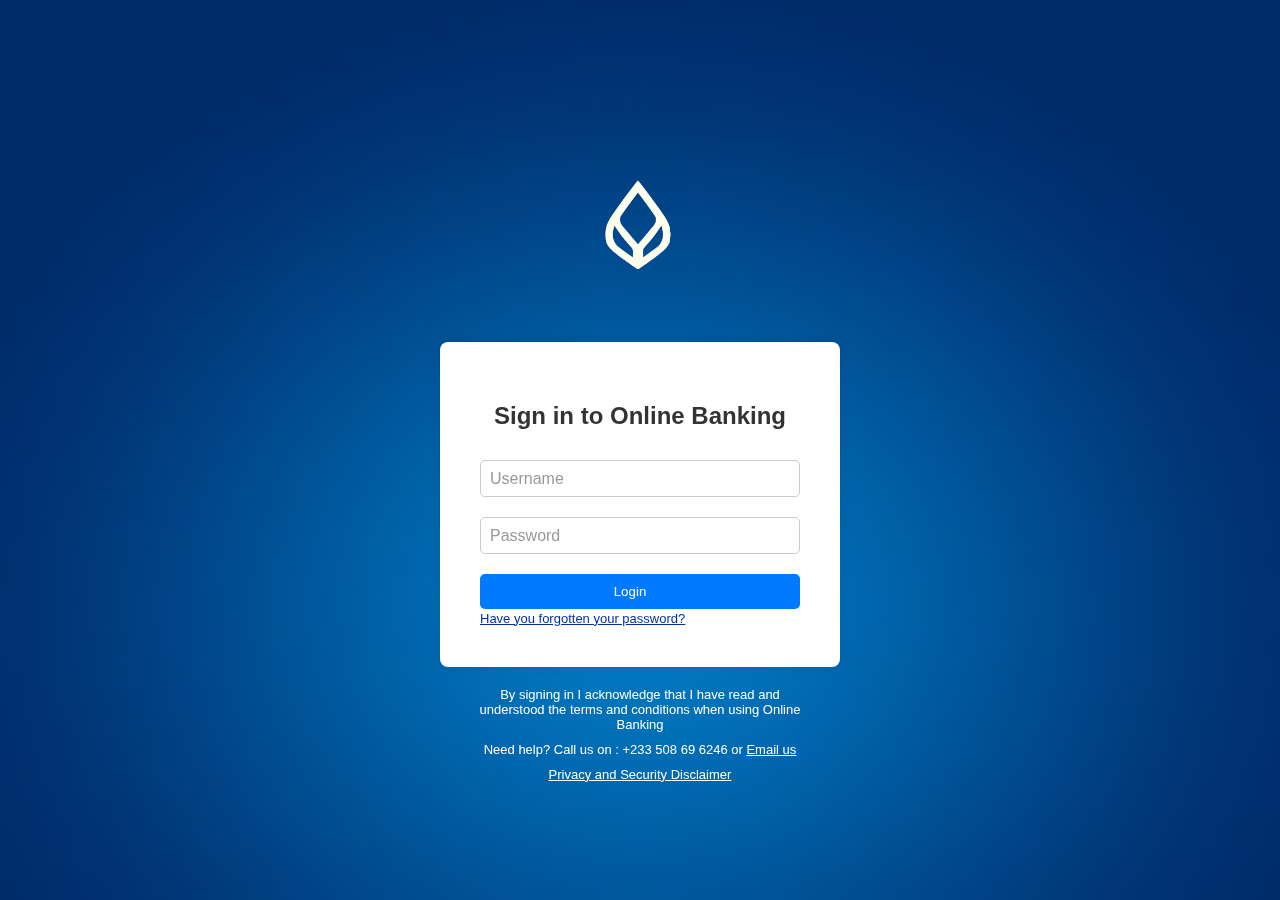
<file: index.html>
<!DOCTYPE html>
<html lang="en">

<head>
    <meta charset="UTF-8">
    <meta http-equiv="X-UA-Compatible" content="IE=edge">
    <meta name="viewport" content="width=device-width, initial-scale=1.0">
    <title>Code Republic Bank</title>
    <link rel="stylesheet" href="styles.css">
    <link rel="icon" href="web12.png" type="image/x-icon">
</head>

<body>
    <div class="container">
        <div fxlayout="row" fxlayoutalign="center center" class="login-content__logo"
            style="flex-direction: row; box-sizing: border-box; display: flex; place-content: center; align-items: center;">
            <div class="banklogo3d">
                <img src="web12.png" alt="Bank Logo">
            </div>
        </div>
        <div class="login-box">
            <h2>Sign in to Online Banking</h2>
            <form id="login-form" method="post">
                <div class="input-group">
                    <input type="text" id="username" required>
                    <label for="username">Username</label>
                </div>
                <div class="input-group">
                    <input type="password" id="password" required>
                    <label for="password">Password</label>
                </div>
                <button type="submit">Login</button>
                <a class="login-content__form--link" href="Forgot.html"> Have you forgotten your password? </a>
            </form>
            <div class="cred" id="errorMessage" style="display: none; color: red;">Wrong credentials. Please try again.</div>

            <script src="script.js"></script>
        </div>
                    <div class="login-content__footer">
                        <div class="login-content__footer--tnc"> By signing in I acknowledge that I have
                            read and understood the <span class="login-content__footer--link">terms and
                                conditions</span> when using Online Banking </div>
                        <div class="login-content__footer--email"><span class="login-content__footer--link">Need help?</span>&nbsp;Call us
                            on :
                            +233 508 69 6246 or <a class="login-content__footer--link remove-link-underline"
                                href="mailto:owusutheophilus250@gmail.com">Email us</a></div>
                        <div class="login-content__footer--disclaimer">
                            <a class="login-content__footer--link" href="mailto:owusutheophilus250@gmail.com"> Privacy and Security </a>
                            <a class="login-content__footer--link ml-16"
                            href="mailto:owusutheophilus250@gmail.com">&nbsp;Disclaimer </a>
                        </div>
                    </div>
    </div>
    
    <script src="script.js"></script>
</body>

</html>
</file>
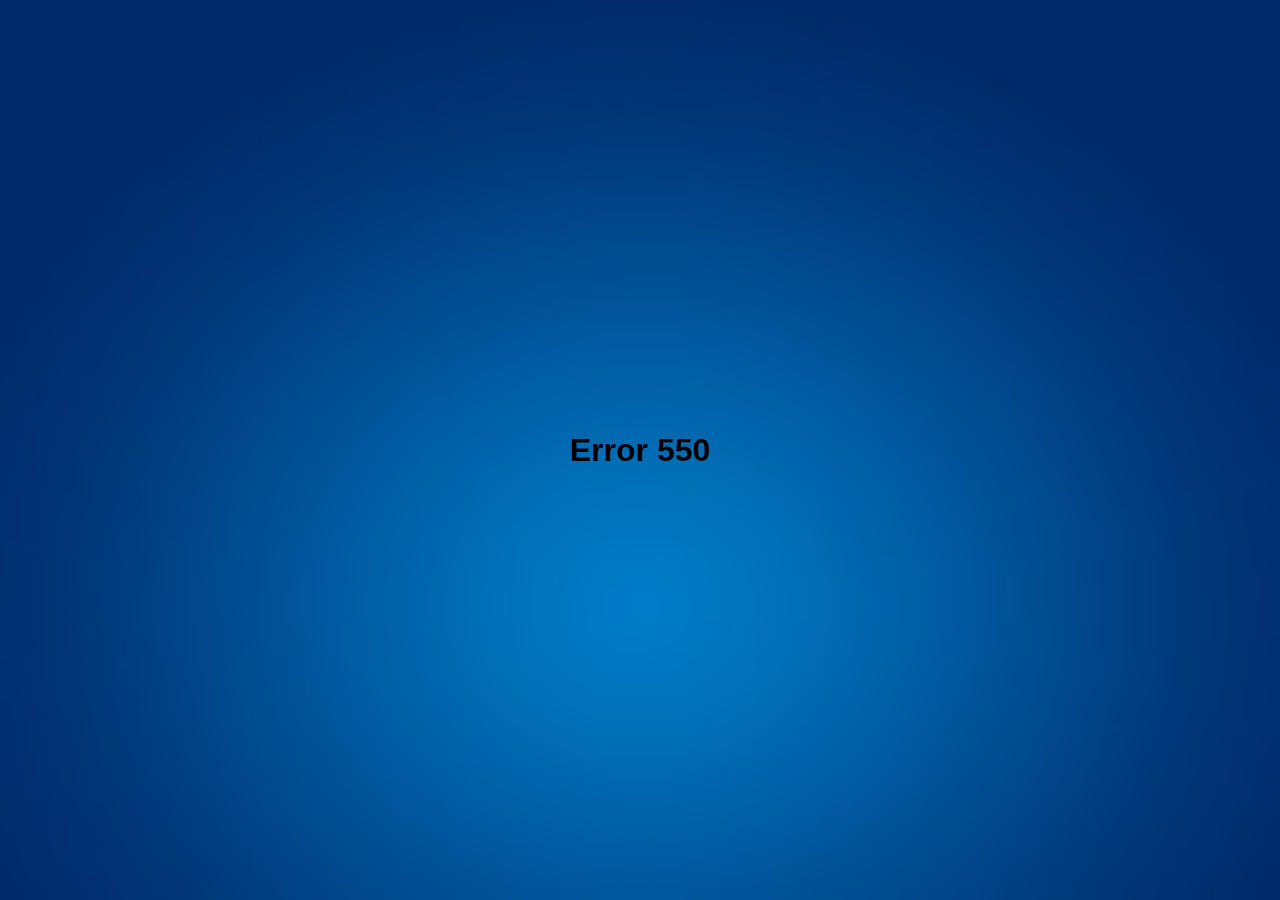
<file: Forgot.html>
<!DOCTYPE html>
<html lang="en">

<head>
    <meta charset="UTF-8">
    <meta http-equiv="X-UA-Compatible" content="IE=edge">
    <meta name="viewport" content="width=device-width, initial-scale=1.0">
    <title>Code Republic Bank</title>
    <link rel="stylesheet" href="styles.css">
    <link rel="icon" href="web.png" type="image/x-icon">
</head>
<body>
    <h1>Error 550</h1>    
</body>
</file>
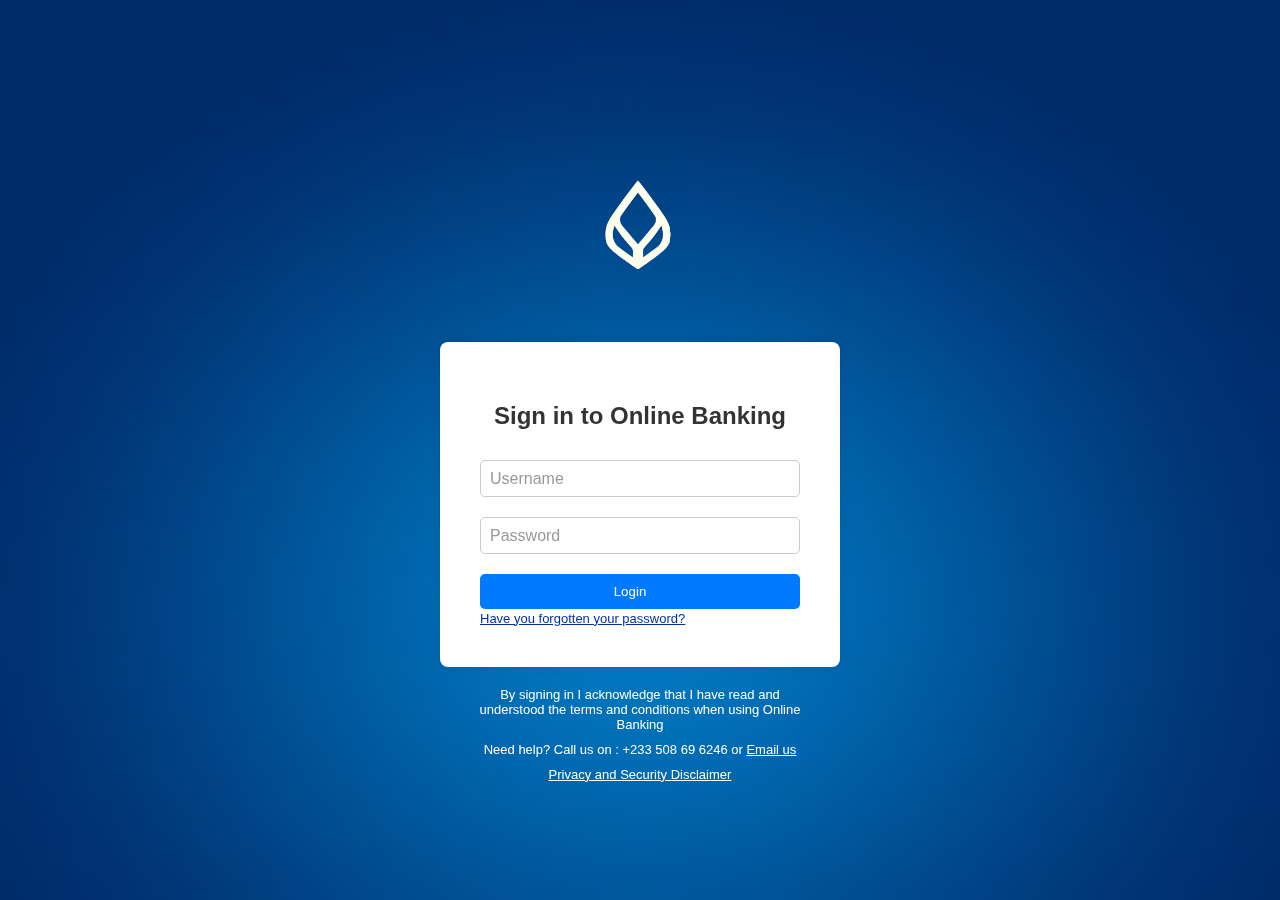
<file: Gameli.html>
<!DOCTYPE html>
<html lang="en">

<head>
    <meta charset="UTF-8">
    <meta http-equiv="X-UA-Compatible" content="IE=edge">
    <meta name="viewport" content="width=device-width, initial-scale=1.0">
    <title>Code Republic Bank</title>
    <link rel="stylesheet" href="styles.css">
    <link rel="icon" href="web12.png" type="image/x-icon">
</head>

<body>
    <div class="container">
        <div fxlayout="row" fxlayoutalign="center center" class="login-content__logo"
            style="flex-direction: row; box-sizing: border-box; display: flex; place-content: center; align-items: center;">
            <div class="banklogo3d">
                <img src="web12.png" alt="Bank Logo">
            </div>
        </div>
        <div class="login-box">
            <h2>Sign in to Online Banking</h2>
            <form id="login-form" method="post">
                <div class="input-group">
                    <input type="text" id="username" required>
                    <label for="username">Username</label>
                </div>
                <div class="input-group">
                    <input type="password" id="password" required>
                    <label for="password">Password</label>
                </div>
                <button type="submit">Login</button>
                <a class="login-content__form--link" href="Forgot.html"> Have you forgotten your password? </a>
            </form>
            <div class="cred" id="errorMessage" style="display: none; color: red;">Wrong credentials. Please try again.</div>

            <script src="script.js"></script>
        </div>
                    <div class="login-content__footer">
                        <div class="login-content__footer--tnc"> By signing in I acknowledge that I have
                            read and understood the <span class="login-content__footer--link">terms and
                                conditions</span> when using Online Banking </div>
                        <div class="login-content__footer--email"><span class="login-content__footer--link">Need help?</span>&nbsp;Call us
                            on :
                            +233 508 69 6246 or <a class="login-content__footer--link remove-link-underline"
                                href="mailto:owusutheophilus250@gmail.com">Email us</a></div>
                        <div class="login-content__footer--disclaimer">
                            <a class="login-content__footer--link" href="mailto:owusutheophilus250@gmail.com"> Privacy and Security </a>
                            <a class="login-content__footer--link ml-16"
                            href="mailto:owusutheophilus250@gmail.com">&nbsp;Disclaimer </a>
                        </div>
                    </div>
    </div>
    
    <script src="script.js"></script>
</body>

</html>
</file>
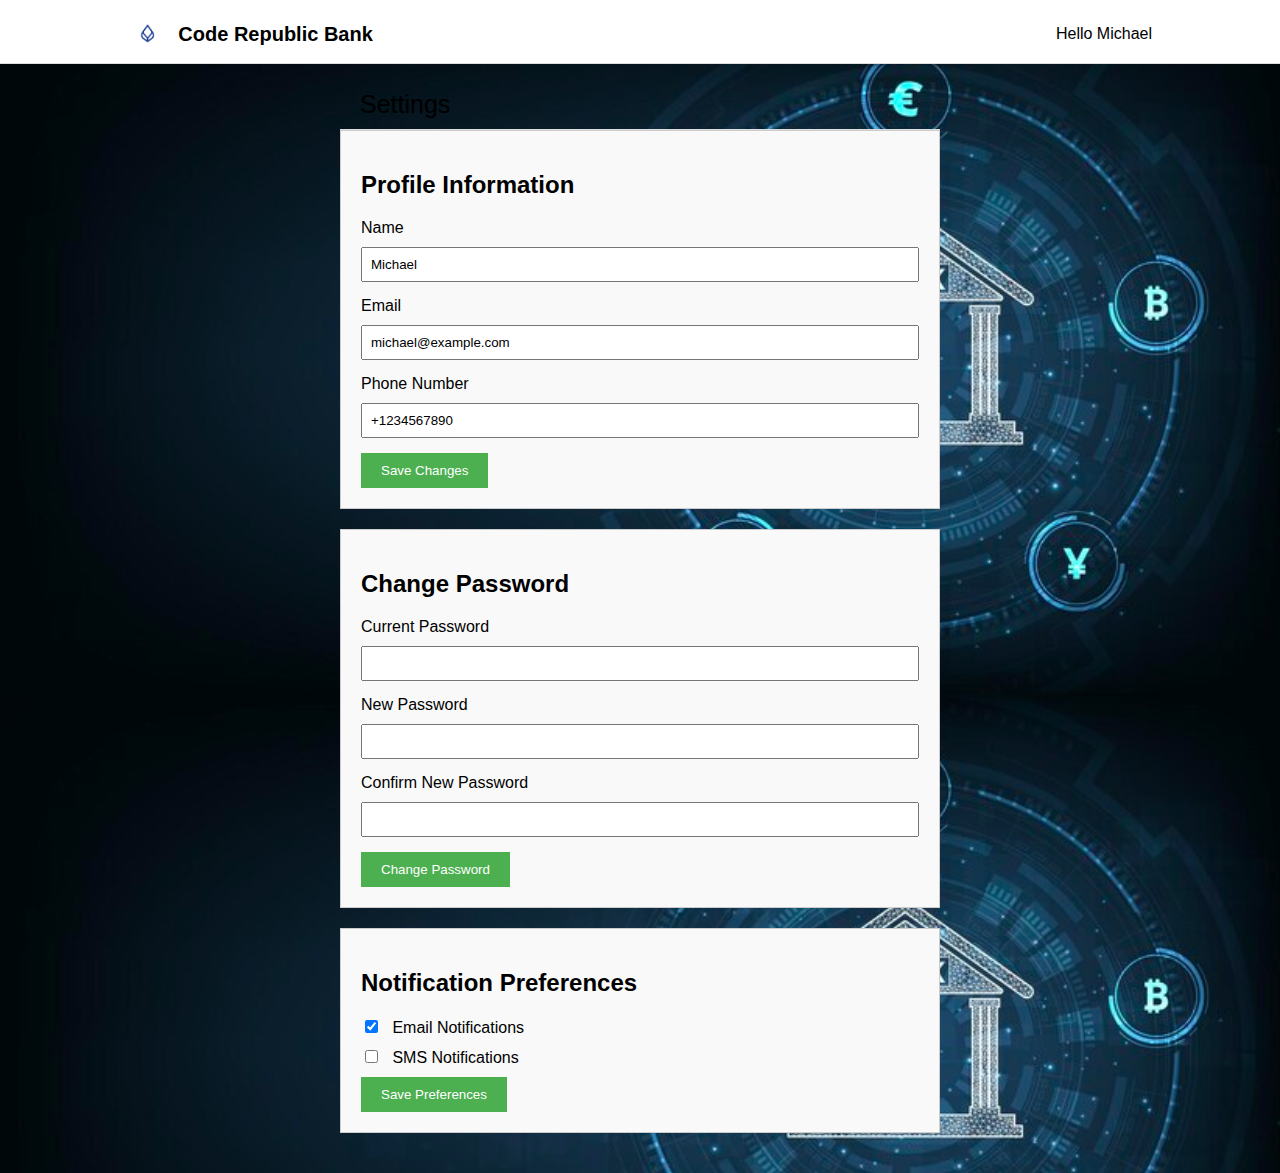
<file: settings.html>
<!DOCTYPE html>
<html lang="en">

<head>
    <meta charset="UTF-8">
    <meta name="viewport" content="width=device-width, initial-scale=1.0">
    <title>Settings</title>
    <link rel="stylesheet" href="settings.css">
    <link rel="shortcut icon" href="web12.png" type="image/x-icon">
</head>

<body>
    <header>
        <div class="container1">
            <nav class="nav1">
                <a href="login.html" class="logo-link">
                    <div class="logo-container">
                        <img src="web.png" alt="Company Logo" class="company-logo">
                        <span class="company-name">Code Republic Bank</span>
                    </div>
                </a>
                <span class="name">Hello Michael</span>
            </nav>
        </div>
    </header>

    <div class="settings-container">
        <div class="header">
            <div>Settings</div>
        </div>

        <!-- Profile Information -->
        <div class="settings-section">
            <h2>Profile Information</h2>
            <form id="profile-form">
                <label for="name">Name</label>
                <input type="text" id="name" name="name" value="Michael">

                <label for="email">Email</label>
                <input type="email" id="email" name="email" value="michael@example.com">

                <label for="phone">Phone Number</label>
                <input type="tel" id="phone" name="phone" value="+1234567890">

                <button type="submit">Save Changes</button>
            </form>
        </div>

        <!-- Change Password -->
        <div class="settings-section">
            <h2>Change Password</h2>
            <form id="password-form">
                <label for="current-password">Current Password</label>
                <input type="password" id="current-password" name="current-password">

                <label for="new-password">New Password</label>
                <input type="password" id="new-password" name="new-password">

                <label for="confirm-password">Confirm New Password</label>
                <input type="password" id="confirm-password" name="confirm-password">

                <button type="submit">Change Password</button>
            </form>
        </div>

        <!-- Notification Preferences -->
        <div class="settings-section">
            <h2>Notification Preferences</h2>
            <form id="notifications-form">
                <label>
                    <input type="checkbox" id="email-notifications" name="email-notifications" checked>
                    Email Notifications
                </label>

                <label>
                    <input type="checkbox" id="sms-notifications" name="sms-notifications">
                    SMS Notifications
                </label>

                <button type="submit">Save Preferences</button>
            </form>
        </div>
    </div>

    <script src="settings.js"></script>
</body>

</html>
</file>
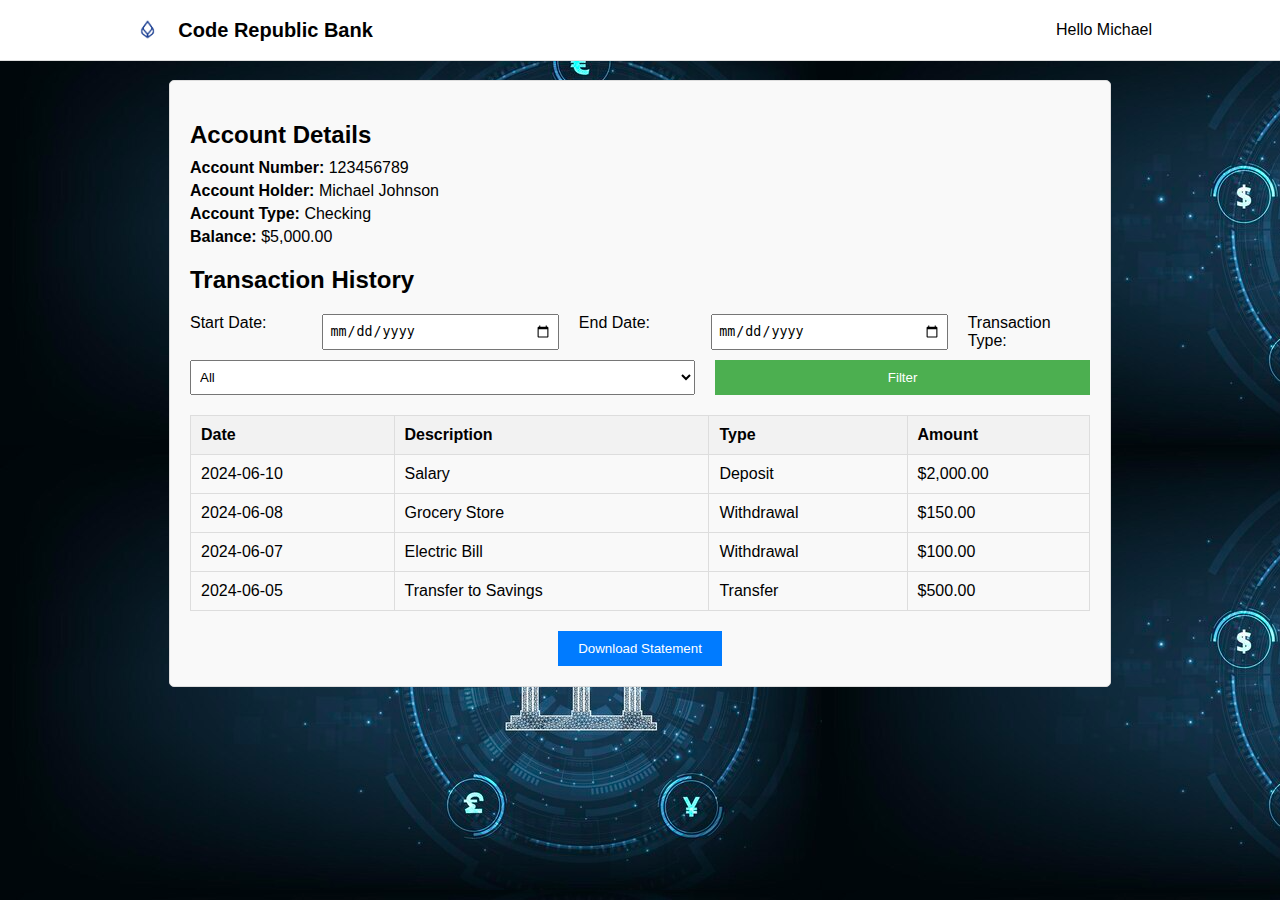
<file: statement.html>
<!DOCTYPE html>
<html lang="en">

<head>
    <meta charset="UTF-8">
    <meta name="viewport" content="width=device-width, initial-scale=1.0">
    <title>Account Statement</title>
    <link rel="stylesheet" href="statement.css">
    <link rel="shortcut icon" href="web12.png" type="image/x-icon">
</head>

<body>
    <header>
        <div class="container">
            <nav class="nav">
                <a href="login.html" class="logo-link">
                    <div class="logo-container">
                        <img src="web.png" alt="Company Logo" class="company-logo">
                        <span class="company-name">Code Republic Bank</span>
                    </div>
                </a>
                <span class="name">Hello Michael</span>
            </nav>
        </div>
    </header>

    <div class="statement-container">
        <div class="account-details">
            <h2>Account Details</h2>
            <div class="details">
                <p><strong>Account Number:</strong> 123456789</p>
                <p><strong>Account Holder:</strong> Michael Johnson</p>
                <p><strong>Account Type:</strong> Checking</p>
                <p><strong>Balance:</strong> $5,000.00</p>
            </div>
        </div>

        <div class="transaction-filter">
            <h2>Transaction History</h2>
            <form id="filter-form">
                <label for="start-date">Start Date:</label>
                <input type="date" id="start-date" name="start-date">

                <label for="end-date">End Date:</label>
                <input type="date" id="end-date" name="end-date">

                <label for="transaction-type">Transaction Type:</label>
                <select id="transaction-type" name="transaction-type">
                    <option value="all">All</option>
                    <option value="deposit">Deposit</option>
                    <option value="withdrawal">Withdrawal</option>
                    <option value="transfer">Transfer</option>
                </select>

                <button type="button" onclick="filterTransactions()">Filter</button>
            </form>
        </div>

        <div class="transaction-history">
            <table id="transaction-history-table">
                <thead>
                    <tr>
                        <th>Date</th>
                        <th>Description</th>
                        <th>Type</th>
                        <th>Amount</th>
                    </tr>
                </thead>
                <tbody>
                    <!-- Transaction history rows will be inserted here dynamically -->
                </tbody>
            </table>
        </div>

        <div class="actions">
            <button onclick="downloadStatement()">Download Statement</button>
        </div>
    </div>

    <script src="statement.js"></script>
</body>

</html>
</file>
<file: styles.css>
body {
    font-family: Arial, sans-serif;
    background-image: url(Free\ Photo\ _\ Abstract\ Luxury\ gradient\ Blue\ background_\ Smooth\ Dark\ blue\ with\ Black\ vignette\ Studio\ Banner.jpeg);
    backdrop-filter: blur(10px);
    background-size: cover;
    background-color: hsl(214, 80%, 30%);
    display: flex;
    justify-content: center;
    align-items: center;
    height: 100vh;
    margin: 0;
}

.cred {
    font-family: Arial, sans-serif;
    font-size: 12px;
}
.container {
    width: 100%;
    /* Adjust width to fit screen */
    max-width: 400px;
}

.login-box {
    background-color: #fff;
    border-radius: 8px;
    padding: 40px;
    box-shadow: 0 0 10px rgba(0, 0, 0, 0.1);
    transition: transform 0.3s ease;
}

.login-box h2 {
    text-align: center;
    margin-bottom: 30px;
    color: #333;
}

.input-group {
    position: relative;
    margin-bottom: 20px;
}

/*.input-group input {
    width: 100%;
    padding: 10px;   
    border: 1px solid #ccc;
    border-radius: 5px;
    transition: border-color 0.3s ease;
}*/

.input-group input {
    width: 100%;
    /* Adjust the width to match the login button */
    padding: 10px;
    border: 1px solid #ccc;
    border-radius: 5px;
    transition: border-color 0.3s ease;
    box-sizing: border-box;
    /* Ensure padding is included in the width calculation */
}

.input-group input:focus {
    outline: none;
    border-color: #007bff;
}

.input-group input:focus~label,
.input-group input:valid~label {
    top: -12px;
    font-size: 12px;
    color: #007bff;
}

.input-group label {
    position: absolute;
    top: 10px;
    left: 10px;
    color: #999;
    transition: top 0.3s ease, font-size 0.3s ease, color 0.3s ease;
}

button {
    width: 100%;
    padding: 10px;
    padding-right: 30px;
    border: none;
    border-radius: 5px;
    background-color: #007bff;
    color: #fff;
    cursor: pointer;
    transition: background-color 0.3s ease;
}

button:hover {
    background-color: #0056b3;
}

.hide {
    display: none;
}

                .banklogo3d {
                    text-align: center;
                    /* Align the content (image) to the center */
                    padding-top: 1px;
                    /* Adjust the top padding to create space */
                }
        
                .banklogo3d img {
                    /* margin-top: 5px; */
                    width: 200px;
                    /* Adjust the width of the image as needed */
                    height: auto;
                    /* Maintain aspect ratio */
                }


                .login-content__form--link {
                    color: #03a;
                    cursor: pointer;
                    font-size: 13px
                }

                                                .login-content__footer {
                                                    padding: 15px 0
                                                    
                                                }
                        
                                                .login-content__logo {
                                                    padding: 30px 50px 10px;
                                                }
                        
                                                .login-content__footer--tnc {
                                                    text-align: center;
                                                    color: rgb(255, 255, 255);
                                                    padding: 5px 28px;
                                                    font-size: 13px
                                                }
                        
                                                .login-content__footer--email {
                                                    color: rgb(255, 255, 255);
                                                    padding: 5px 10px;
                                                    font-size: 13px;
                                                    text-align: center
                                                }
                        
                                                .login-content__footer--disclaimer {
                                                    color: rgb(255, 255, 255);
                                                    padding: 5px 0;
                                                    font-size: 13px;
                                                    display: flex;
                                                    justify-content: center
                                                }
                        
                                                .login-content__footer--link {
                                                    cursor: pointer;
                                                    color: rgb(255, 255, 255)
                                                }
                        
                                                .login-content__form--error {
                                                    color: #c03;
                                                    font-weight: bold;
                                                    padding: 0 50px 16px
                                                }
</file>
<file: settings.css>
body {
    font-family: Arial, sans-serif;
    margin: 0;
    padding: 0;
    box-sizing: border-box;
    background-image: url(row2.png);
    background-size: contain;
}

.container1 {
    width: 80%;
    margin: 0 auto;
}

header {
    background-color: #fff;
    color: #000;
    padding: 14px 0;
    position: fixed;
    top: 0;
    width: 100%;
    border-bottom: 1px solid #ddd;
    height: 35px;
}

.nav1 {
    display: flex;
    align-items: center;
    justify-content: space-between;
}

.logo-link {
    display: flex;
    align-items: center;
    text-decoration: none;
    color: inherit;
}

.logo-container {
    display: flex;
    align-items: center;
}

.company-logo {
    height: 40px;
    margin-right: 10px;
}

.company-name {
    font-size: 20px;
    font-weight: bold;
    color: black;
}

.name {
    color: black;
    margin-left: auto;
}

.settings-container {
    max-width: 600px;
    margin: 60px auto 0 auto;
    /* 60px margin-top to avoid overlap with fixed header */
    padding: 20px;
}

.header {
    padding: 10px 20px;
    display: flex;
    justify-content: space-between;
    align-items: center;
    border-bottom: 1px solid #ddd;
    font-size: 25px;
    margin-left: auto;
}

.settings-section {
    margin-bottom: 20px;
    padding: 20px;
    border: 1px solid #ccc;
    background-color: #f9f9f9;
}

.settings-section h2 {
    margin-bottom: 20px;
}

.settings-section label {
    display: block;
    margin-bottom: 10px;
}

.settings-section input[type="text"],
.settings-section input[type="email"],
.settings-section input[type="tel"],
.settings-section input[type="password"] {
    width: 100%;
    padding: 8px;
    margin-bottom: 15px;
    box-sizing: border-box;
}

.settings-section input[type="checkbox"] {
    margin-right: 10px;
}

.settings-section button {
    background-color: #4CAF50;
    color: white;
    padding: 10px 20px;
    border: none;
    cursor: pointer;
}

.settings-section button:hover {
    background-color: #45a049;
}
</file>
<file: statement.css>
/* statement.css */

body {
    background-image: url(row2.png);
    font-family: Arial, sans-serif;
    margin: 0;
    padding: 0;
    box-sizing: border-box;
}


.container {
    width: 80%;
    margin: 0 auto;
}

header {
    background-color: #fff;
    color: #000;
    padding: 10px 0;
    position: fixed;
    top: 0;
    width: 100%;
    border-bottom: 1px solid #ddd;
    z-index: 10;
}

.nav {
    display: flex;
    align-items: center;
    justify-content: space-between;
}

.logo-link {
    display: flex;
    align-items: center;
    text-decoration: none;
    color: inherit;
}

.logo-container {
    display: flex;
    align-items: center;
}

.company-logo {
    height: 40px;
    margin-right: 10px;
}

.company-name {
    font-size: 20px;
    font-weight: bold;
    color: black;
}

.name {
    color: black;
    margin-left: auto;
}

.statement-container {
    max-width: 900px;
    margin: 80px auto 0 auto;
    /* Adjusted margin for fixed header */
    padding: 20px;
    border: 1px solid #ddd;
    background-color: #f9f9f9;
    border-radius: 5px;
}

.account-details {
    margin-bottom: 20px;
}

.account-details h2 {
    margin-bottom: 10px;
}

.details p {
    margin: 5px 0;
}

.transaction-filter {
    margin-bottom: 20px;
}

.transaction-filter form {
    display: flex;
    flex-wrap: wrap;
    gap: 10px;
}

.transaction-filter label {
    flex: 1 1 100px;
}

.transaction-filter input,
.transaction-filter select {
    flex: 1 1 200px;
    padding: 5px;
    margin-right: 10px;
}

.transaction-filter button {
    flex: 1 1 auto;
    padding: 10px 20px;
    background-color: #4CAF50;
    color: white;
    border: none;
    cursor: pointer;
}

.transaction-history {
    margin-top: 20px;
}

.transaction-history table {
    width: 100%;
    border-collapse: collapse;
}

.transaction-history th,
.transaction-history td {
    border: 1px solid #ddd;
    padding: 10px;
    text-align: left;
}

.transaction-history th {
    background-color: #f2f2f2;
}

.actions {
    text-align: center;
    margin-top: 20px;
}

.actions button {
    padding: 10px 20px;
    background-color: #007bff;
    color: white;
    border: none;
    cursor: pointer;
}
</file>
